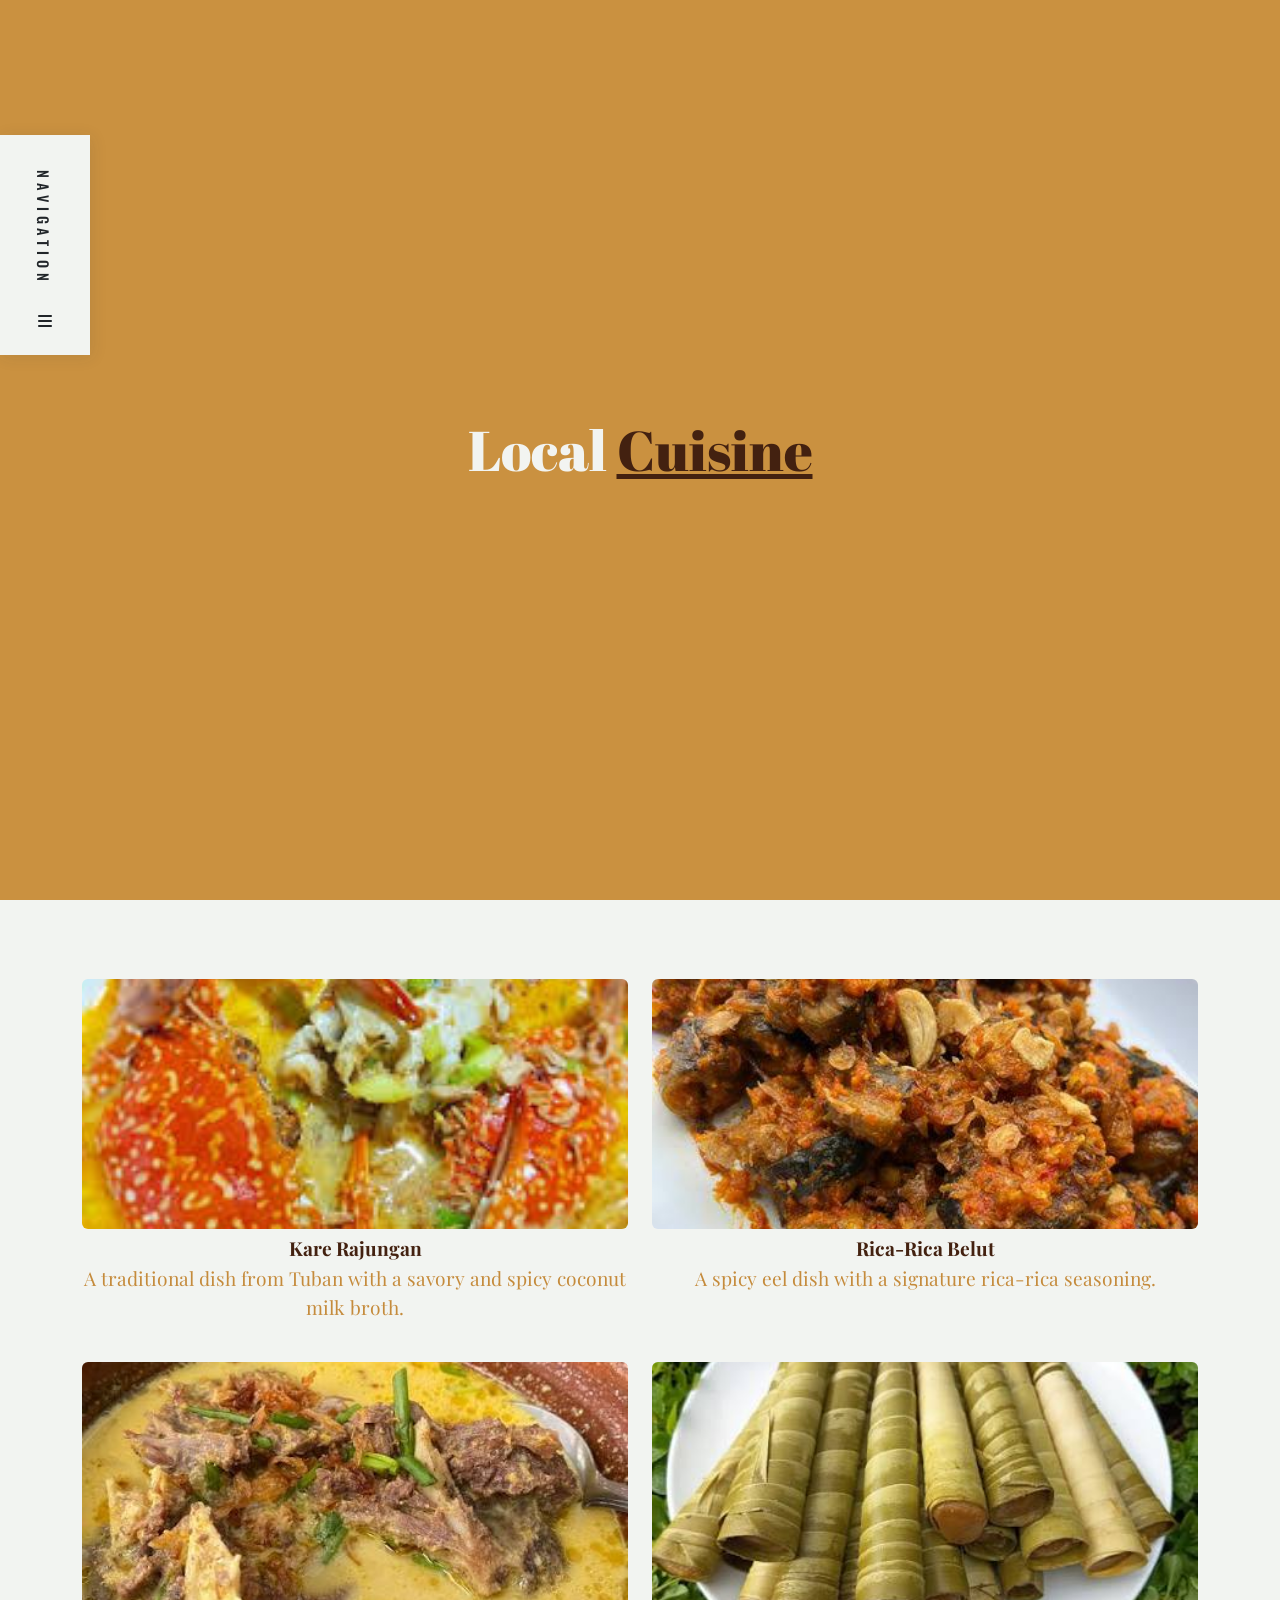
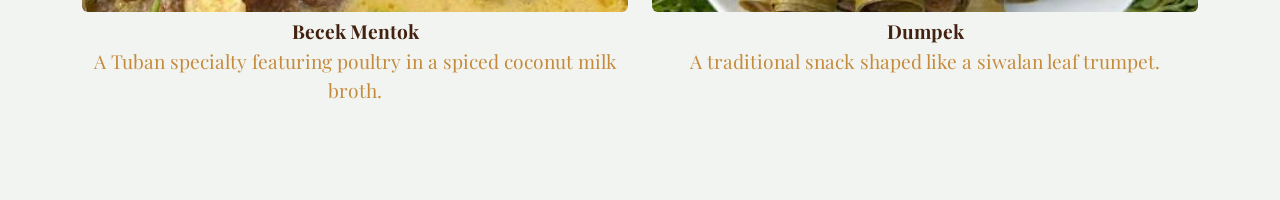
<file: quiz1/food/index.html>
<!DOCTYPE html>
<html lang="en">
<head>
    <meta charset="UTF-8">
    <meta name="viewport" content="width=device-width, initial-scale=1.0">
    <title>Local Food</title>
    <link rel="stylesheet" href="../bootstrap-5.3.8-dist/css/bootstrap.min.css">
    <link rel="stylesheet" href="https://cdnjs.cloudflare.com/ajax/libs/font-awesome/6.4.0/css/all.min.css">
    <link rel="stylesheet" href="../style.css">
</head>
<body>
    <div class="navbar--container sticky">
      <div class="navbar--title"><h4>navigation</h4></div>
      <div class="navbar--icon"><i class="fas fa-bars"></i></div>
    </div>

    <div class="nav--open close sticky">
      <div class="nav--open-icon"><i class="fas fa-times"></i></div>
      <div class="nav--open-menu">
        <a href="../index.html">Home</a>
        <a href="../profile/index.html">Profile</a>
        <a href="../hometown/index.html">Hometown</a>
        <a href="../food/index.html">Local Food</a>
        <a href="../tourist/index.html">Tourist Place</a>
      </div>
    </div>

    <section class="hero py-5 text-center">
        <div class="container">
            <h1 class="display-4">Local <span>Cuisine</span></h1>
        </div>
    </section>
    <section class="two py-5">
        <div class="container">
            <div class="row g-4">
            <div class="col-12 col-md-6 text-center">
            <img src="../assets/KareRa.jpeg" class="img-fluid rounded mb-2" alt="Kare Rajungan" style="height: 250px; width: 100%; object-fit: cover;">
            <h2 class="fw-bold mb-1">Kare Rajungan</h2>
            <p>A traditional dish from Tuban with a savory and spicy coconut milk broth.</p>
            </div>

            <div class="col-12 col-md-6 text-center">
            <img src="../assets/ricaricabelut.jpeg" class="img-fluid rounded mb-2" alt="Rica-Rica Belut" style="height: 250px; width: 100%; object-fit: cover;">
            <h2 class="fw-bold mb-1">Rica-Rica Belut</h2>
            <p>A spicy eel dish with a signature rica-rica seasoning.</p>
            </div>

            <div class="col-12 col-md-6 text-center">
            <img src="../assets/becek.jpeg" class="img-fluid rounded mb-2" alt="Becek Mentok" style="height: 250px; width: 100%; object-fit: cover;">
            <h2 class="fw-bold mb-1">Becek Mentok</h2>
            <p>A Tuban specialty featuring poultry in a spiced coconut milk broth.</p>
            </div>

            <div class="col-12 col-md-6 text-center">
            <img src="../assets/dumpek.jpeg" class="img-fluid rounded mb-2" alt="Dumpek" style="height: 250px; width: 100%; object-fit: cover;">
            <h2 class="fw-bold mb-1">Dumpek</h2>
            <p>A traditional snack shaped like a siwalan leaf trumpet.</p>
            </div>
        </div>
        </div>    
    </section>
    
    <script src="../bootstrap-5.3.8-dist/js/bootstrap.min.js"></script>
    <script src="../script.js"></script>
</body>
</html>
</file>
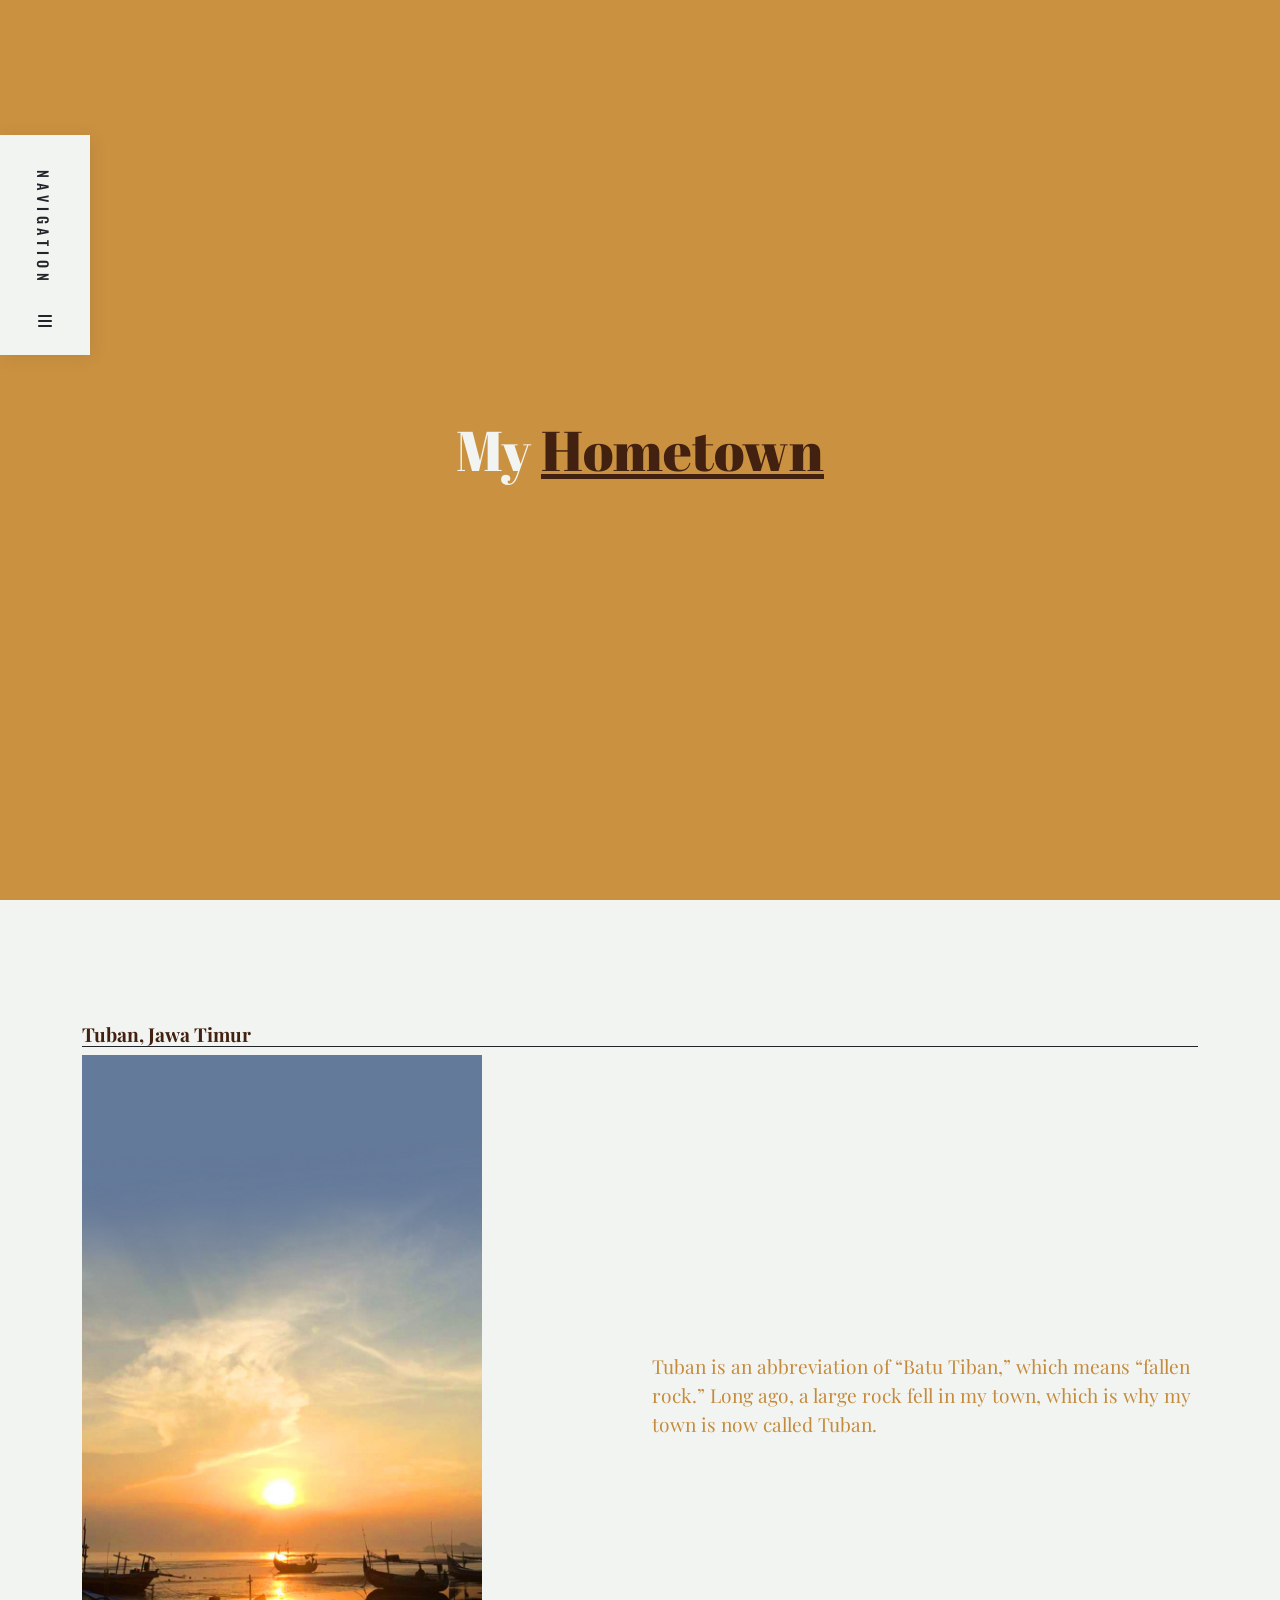
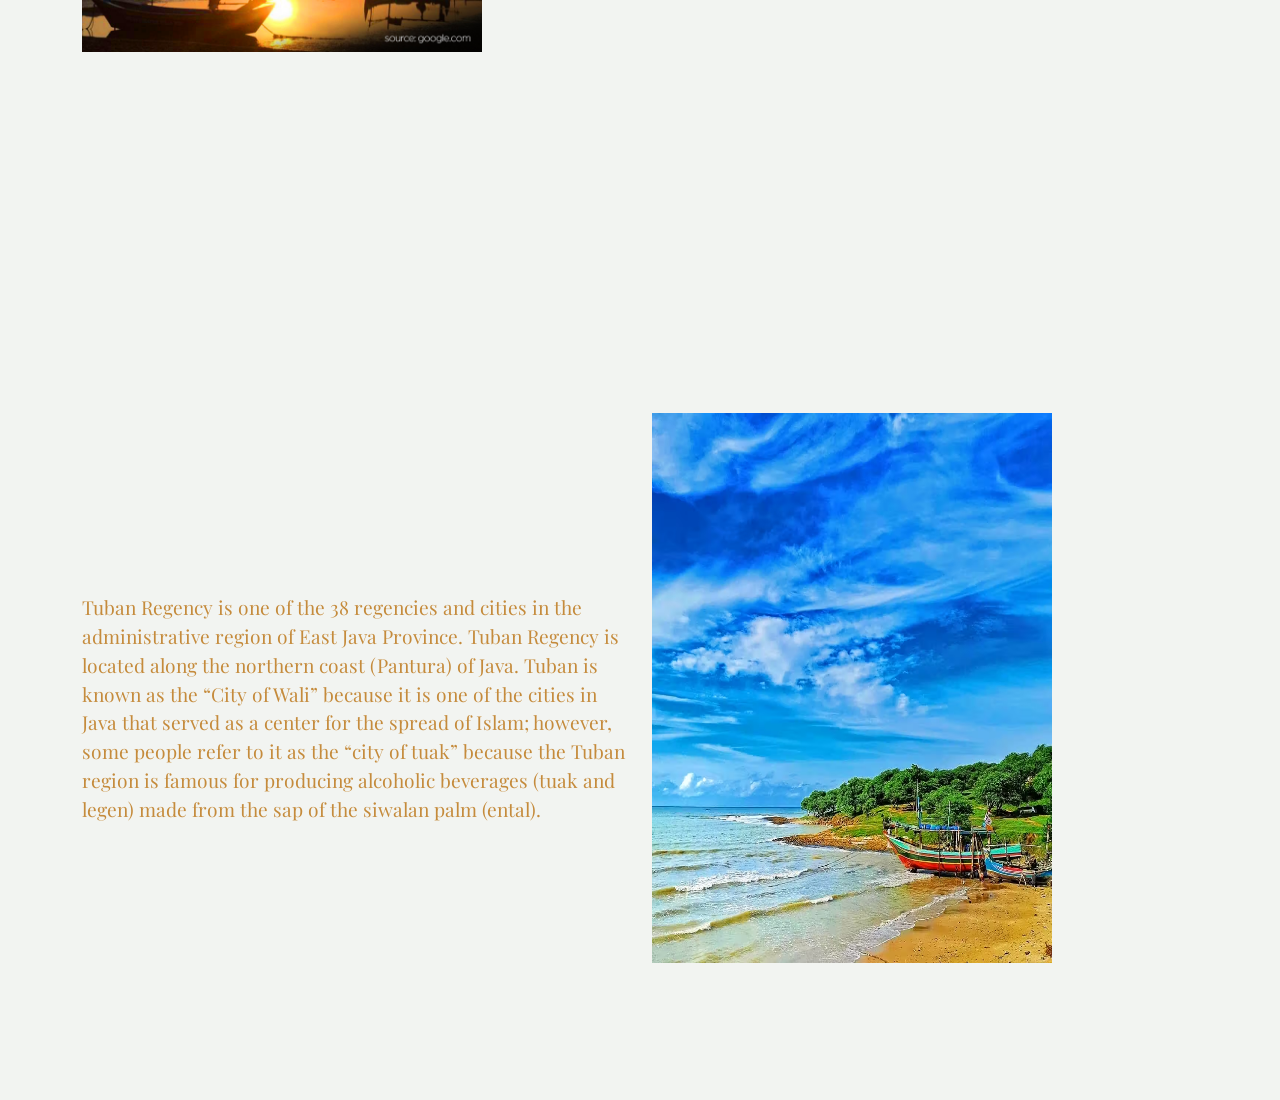
<file: quiz1/hometown/index.html>
<!DOCTYPE html>
<html lang="en">
<head>
    <meta charset="UTF-8">
    <meta name="viewport" content="width=device-width, initial-scale=1.0">
    <title>Local Food</title>
    <link rel="stylesheet" href="../bootstrap-5.3.8-dist/css/bootstrap.min.css">
    <link rel="stylesheet" href="https://cdnjs.cloudflare.com/ajax/libs/font-awesome/6.4.0/css/all.min.css">
    <link rel="stylesheet" href="../style.css">
</head>
<body>
    <div class="navbar--container sticky">
      <div class="navbar--title"><h4>navigation</h4></div>
      <div class="navbar--icon"><i class="fas fa-bars"></i></div>
    </div>

    <div class="nav--open close sticky">
      <div class="nav--open-icon"><i class="fas fa-times"></i></div>
      <div class="nav--open-menu">
        <a href="../index.html">Home</a>
        <a href="../profile/index.html">Profile</a>
        <a href=".">Hometown</a>
        <a href="../food/index.html">Local Food</a>
        <a href="../tourist/index.html">Tourist Place</a>
      </div>
    </div>

    <section class="hero">
      <h1>My <span>Hometown</span></h1>
    </section>
    <section class="two">
        <div class="container">
            <h2 class="fw-bold border-bottom border-dark">
                Tuban, Jawa Timur 
            </h2>
            <div class="row align-items-center flex-md-row">
                <div class="col-12 col-md-6">
                    <img src="../assets/tuban.jpg" class="img-fluid" alt="" style="min-height: 550px; width: 400px;;margin-bottom: 100px; ">
                </div>
                <div class="col-12 col-md-6">
                    <p>
                        Tuban is an abbreviation of “Batu Tiban,” which means “fallen rock.” Long ago, a large rock fell in my town, which is why my town is now called Tuban. 
                    </p>                    
                </div>
            </div>
        </div>
    </section>
    <section class="two">
        <div class="container">
            <div class="row align-items-center flex-column-reverse flex-md-row">
                <div class="col-12 col-md-6">
                    <p>
                        <br><br>Tuban Regency is one of the 38 regencies and cities in the administrative region of East Java Province. Tuban Regency is located along the northern coast (Pantura) of Java. Tuban is known as the “City of Wali” because it is one of the cities in Java that served as a center for the spread of Islam; however, some people refer to it as the “city of tuak” because the Tuban region is famous for producing alcoholic beverages (tuak and legen) made from the sap of the siwalan palm (ental). 
                    </p>
                </div>
                <div class="col-12 col-md-6">
                    <img src="../assets/1mi4x22349rt0bp7l121F.jpg" class="img-fluid" alt="" style="min-height: 550px ;width: 400px;">
                </div>
            </div>
        </div>
    </section>
    
    <script src="../bootstrap-5.3.8-dist/js/bootstrap.min.js"></script>
    <script src="../script.js"></script>
</body>
</html>
</file>
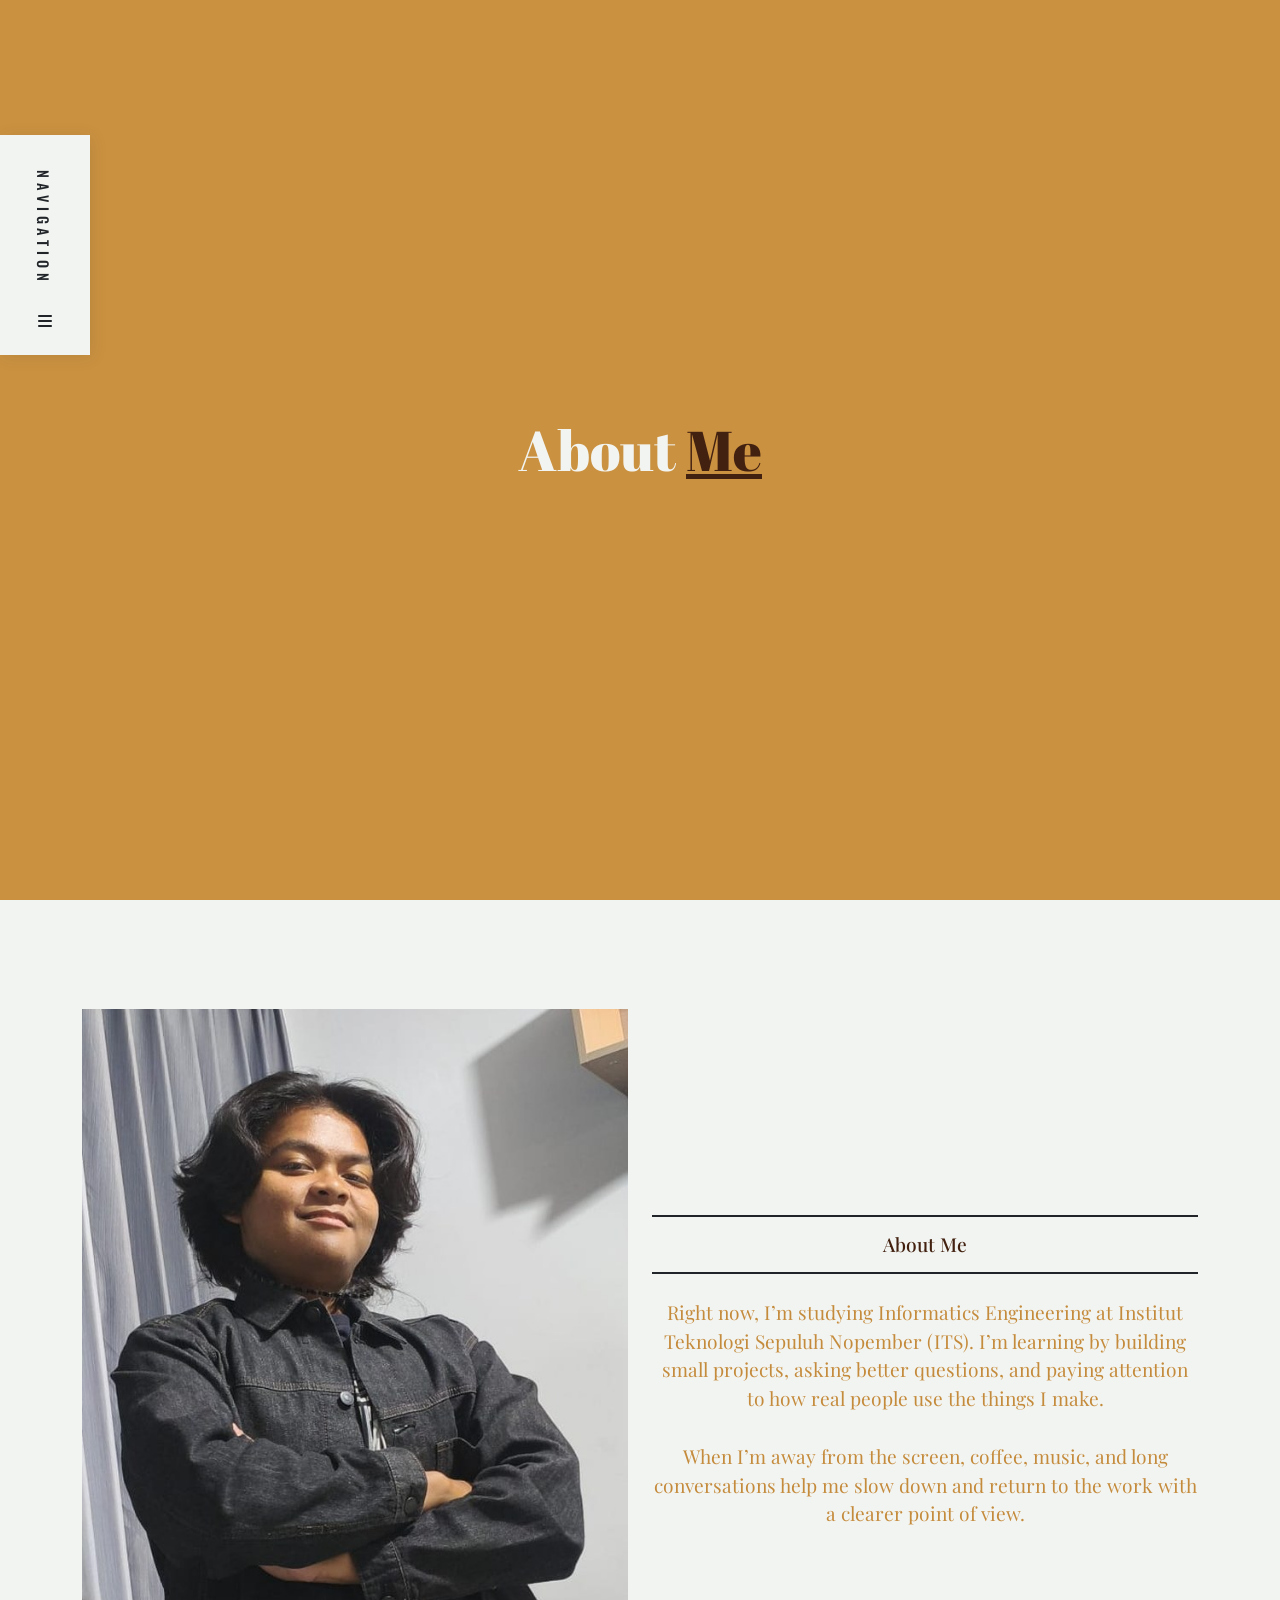
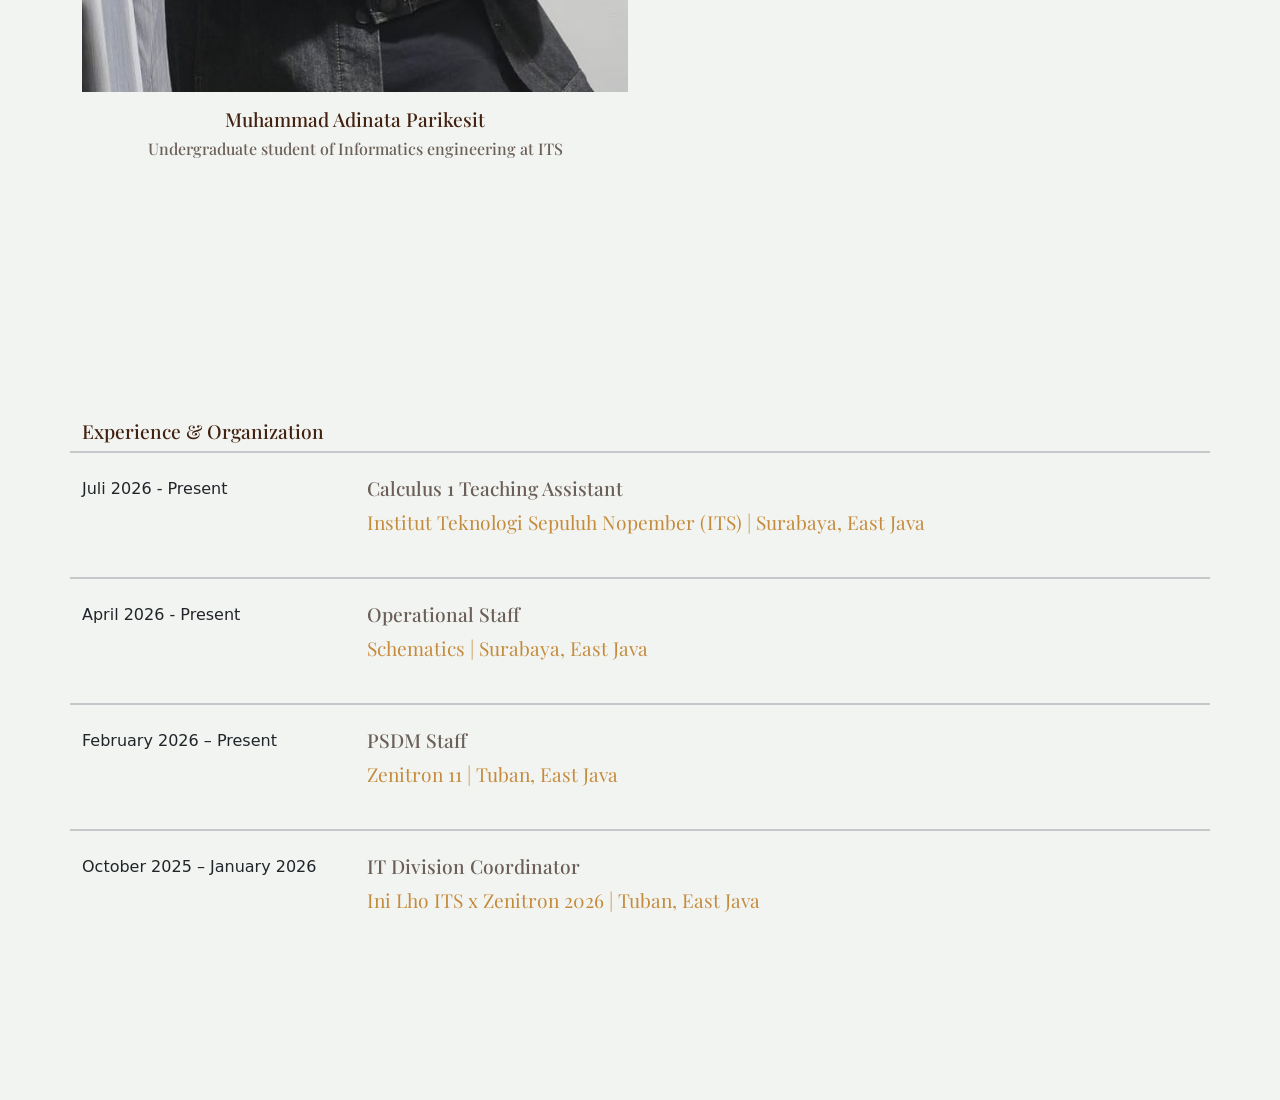
<file: quiz1/profile/index.html>
<!DOCTYPE html>
<html lang="en">
<head>
    <meta charset="UTF-8">
    <meta name="viewport" content="width=device-width, initial-scale=1.0">
    <title>Local Food</title>
    <link rel="stylesheet" href="../bootstrap-5.3.8-dist/css/bootstrap.min.css">
    <link rel="stylesheet" href="https://cdnjs.cloudflare.com/ajax/libs/font-awesome/6.4.0/css/all.min.css">
    <link rel="stylesheet" href="../style.css">
</head>
<body>
    <div class="navbar--container sticky">
      <div class="navbar--title"><h4>navigation</h4></div>
      <div class="navbar--icon"><i class="fas fa-bars"></i></div>
    </div>

    <div class="nav--open close sticky">
      <div class="nav--open-icon"><i class="fas fa-times"></i></div>
      <div class="nav--open-menu">
        <a href="../index.html">Home</a>
        <a href=".">Profile</a>
        <a href="../hometown/index.html">Hometown</a>
        <a href="../food/index.html">Local Food</a>
        <a href="../tourist/index.html">Tourist Place</a>
      </div>
    </div>

    <section class="hero">
      <h1>About <span>Me</span></h1>
    </section>
    <section class="two">
        <div class="container text-center">
            <div class="row align-items-center" >
                <div class="col-12 col-md-6 ">
                    <div class="mb-3">
                        <img src="../assets/foto.jpg" class="foto" alt="">
                    </div>
                    <div class="text-center">
                        <h2 class="">
                            Muhammad Adinata Parikesit
                        </h2>
                        <h3 style="font-size: 100%;">
                            Undergraduate student of Informatics engineering at ITS
                        </h3>
                    </div>
                </div>
                <div class="col-12 col-md-6 ">
                        <h2 class="border-bottom border-top border-2 border-dark py-3">
                            About Me 
                        </h2>
                        <p class="py-3">
                            Right now, I’m studying Informatics Engineering at Institut Teknologi Sepuluh Nopember (ITS). I’m learning by building small projects, asking better questions, and paying attention to how real people use the things I make.
                            <br><br>
                            When I’m away from the screen, coffee, music, and long conversations help me slow down and return to the work with a clearer point of view.
                        </p>
                </div>
            </div>
        </div>
    </section>
    <section class="two">
        <div class="container">
            <h2>
                Experience & Organization
            </h2>
            <div class="row pt-4 pb-4 border-top border-secondary-subtle border-2">
                <div class="col-12 col-md-3 mb-2 mb-mb-0">
                    Juli 2026 - Present
                </div>
                <div class="col-12 col-md-9">
                    <h3>Calculus 1 Teaching Assistant</h3>
                    <p class="secondary">
                        Institut Teknologi Sepuluh Nopember (ITS) | Surabaya, East Java
                    </p>
                </div>
            </div>
            <div class="row pt-4 pb-4 border-top border-secondary-subtle border-2">
                <div class="col-12 col-md-3 mb-2 mb-mb-0">
                    April 2026 - Present
                </div>
                <div class="col-12 col-md-9">
                    <h3>Operational Staff</h3>
                    <p class="secondary">
                    Schematics | Surabaya, East Java
                    </p>
                </div>
            </div>
            <div class="row pt-4 pb-4 border-top border-secondary-subtle border-2">
                <div class="col-12 col-md-3 mb-2 mb-mb-0">
                    February 2026 – Present
                </div>
                <div class="col-12 col-md-9">
                    <h3>PSDM Staff</h3>
                    <p class="secondary">
                    Zenitron 11 | Tuban, East Java
                    </p>
                </div>
            </div>
            <div class="row pt-4 pb-4 border-top border-secondary-subtle border-2">
                <div class="col-12 col-md-3 mb-2 mb-mb-0">
                    October 2025 – January 2026
                </div>
                <div class="col-12 col-md-9">
                    <h3>IT Division Coordinator</h3>
                    <p class="secondary">
                    Ini Lho ITS x Zenitron 2026 | Tuban, East Java
                    </p>
                </div>
            </div>
        </div>
    </section>
    
    <script src="../bootstrap-5.3.8-dist/js/bootstrap.min.js"></script>
    <script src="../script.js"></script>
</body>
</html>
</file>
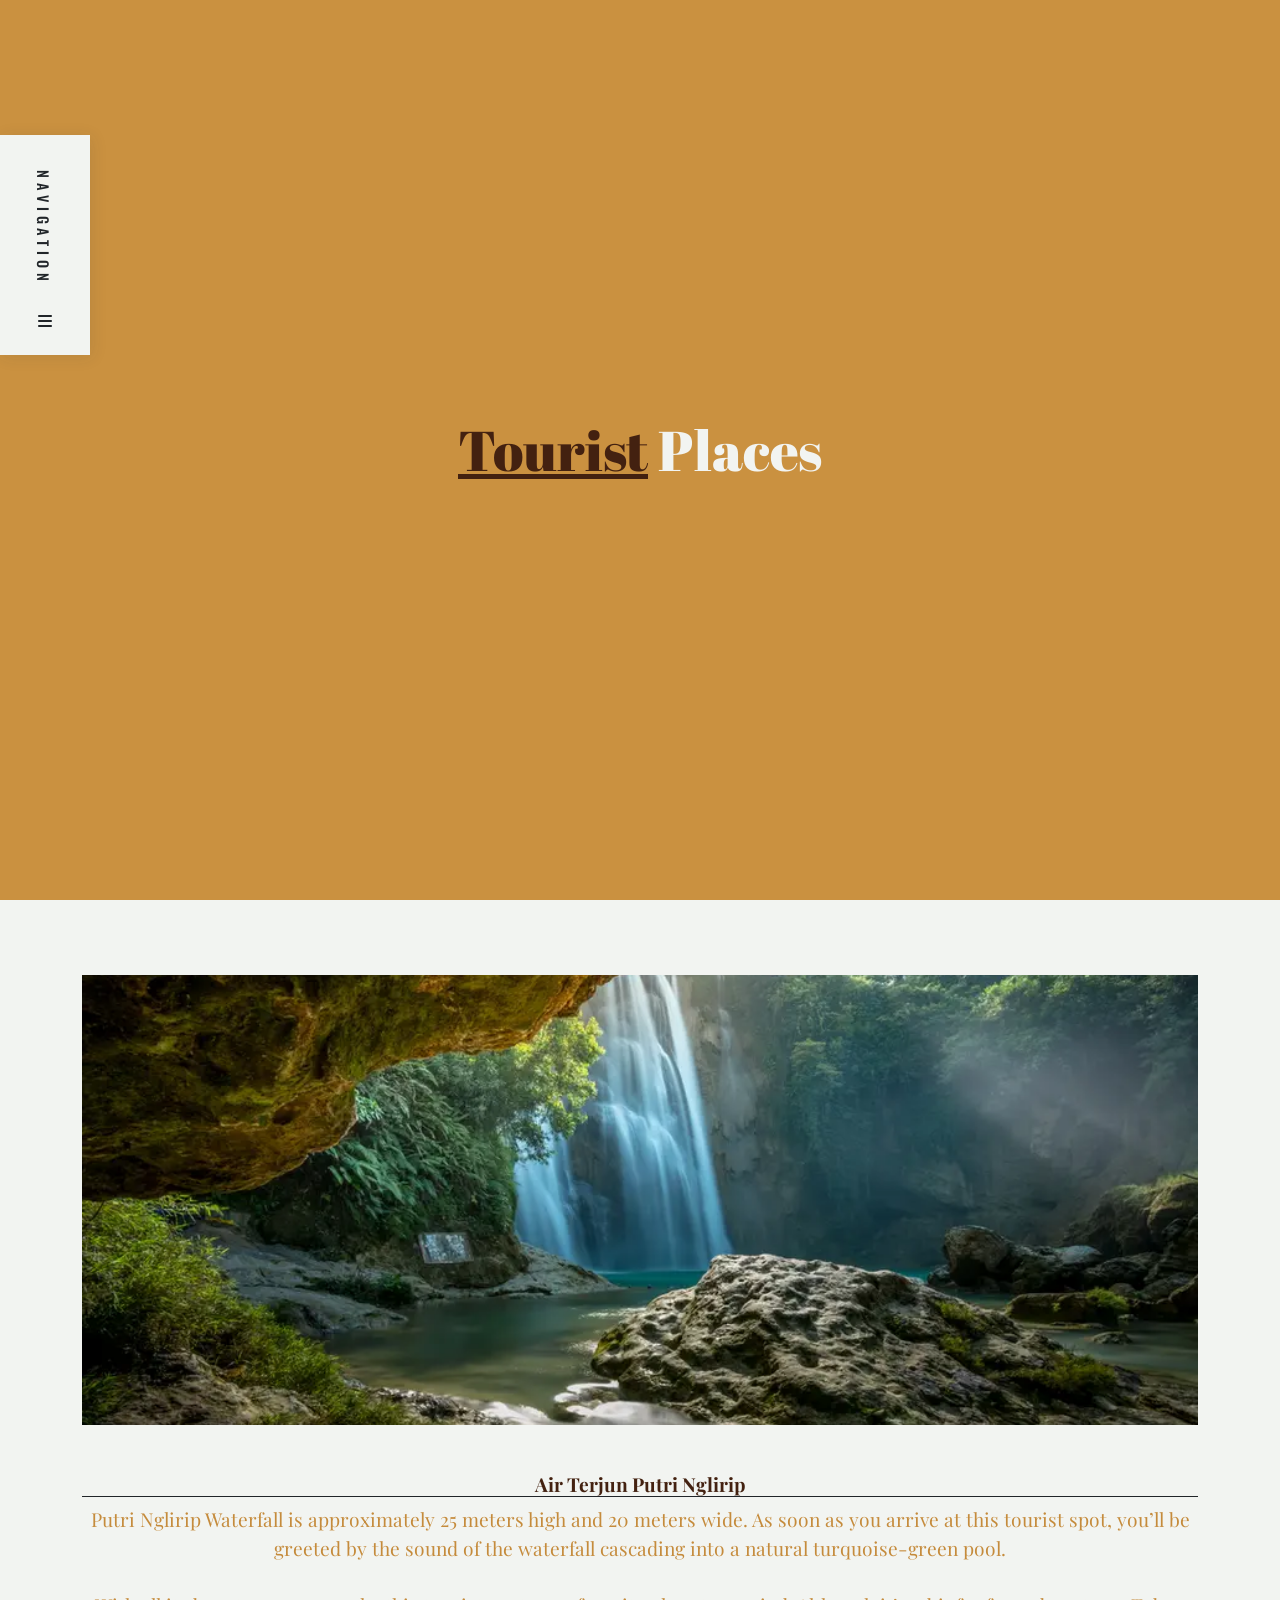
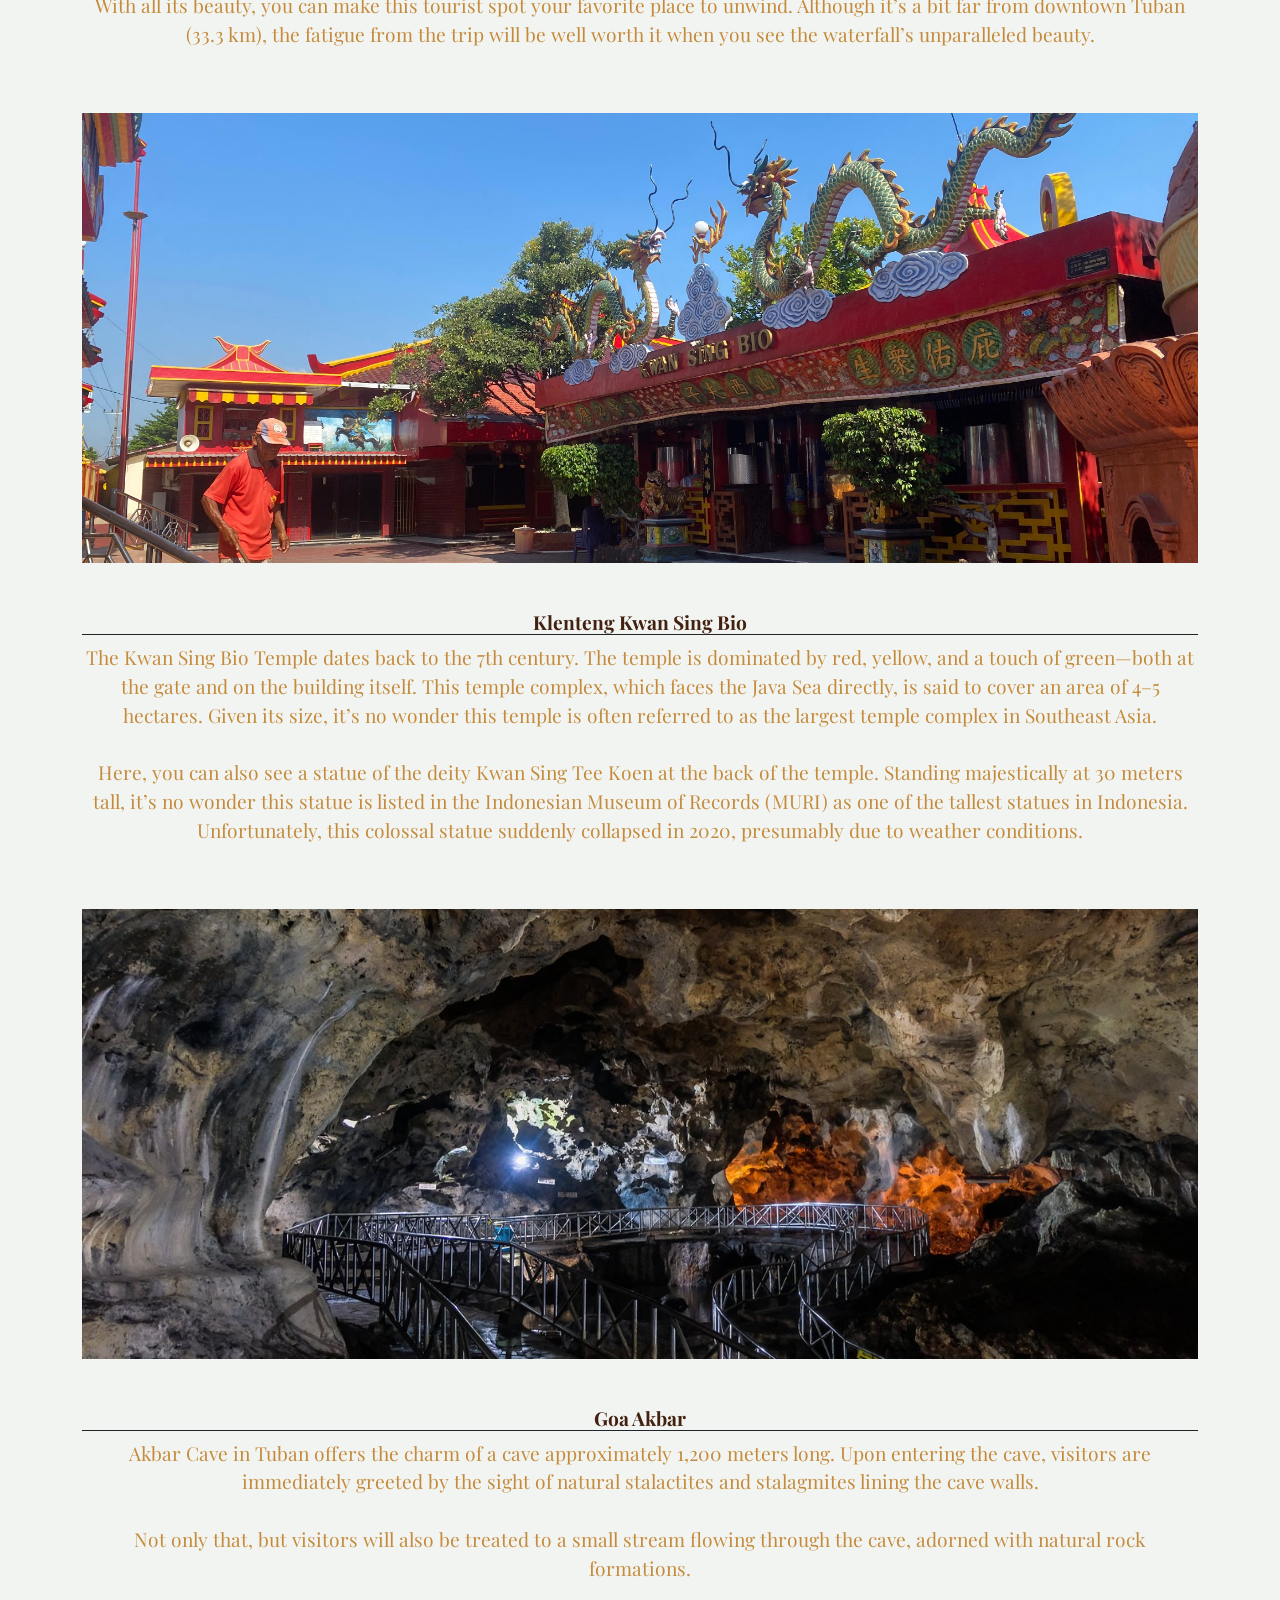
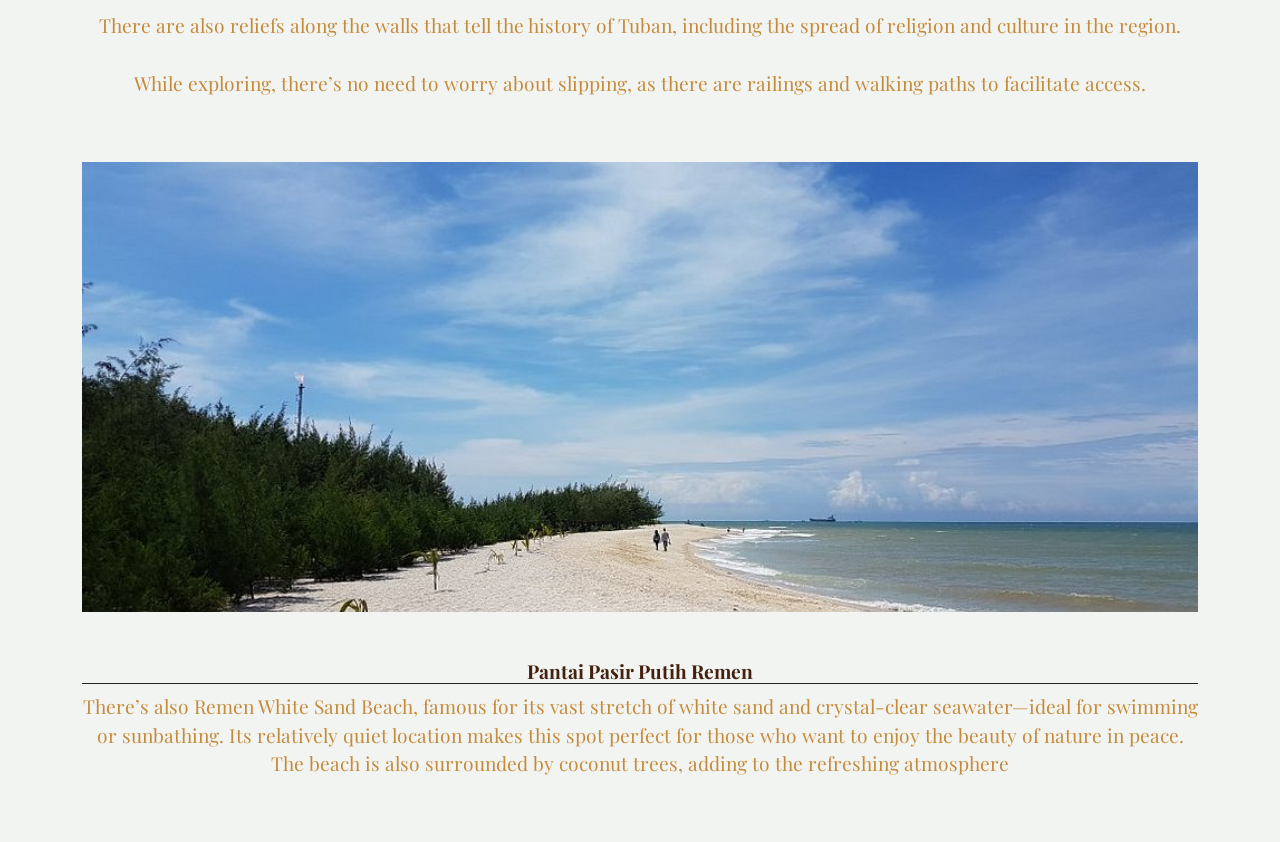
<file: quiz1/tourist/index.html>
<!DOCTYPE html>
<html lang="en">
<head>
    <meta charset="UTF-8">
    <meta name="viewport" content="width=device-width, initial-scale=1.0">
    <title>Local Food</title>
    <link rel="stylesheet" href="../bootstrap-5.3.8-dist/css/bootstrap.min.css">
    <link rel="stylesheet" href="https://cdnjs.cloudflare.com/ajax/libs/font-awesome/6.4.0/css/all.min.css">
    <link rel="stylesheet" href="../style.css">
</head>
<body>
    <div class="navbar--container sticky">
      <div class="navbar--title"><h4>navigation</h4></div>
      <div class="navbar--icon"><i class="fas fa-bars"></i></div>
    </div>

    <div class="nav--open close sticky">
      <div class="nav--open-icon"><i class="fas fa-times"></i></div>
      <div class="nav--open-menu">
        <a href="../index.html">Home</a>
        <a href="../profile/index.html">Profile</a>
        <a href="../hometown/index.html">Hometown</a>
        <a href="../food/index.html">Local Food</a>
        <a href="../tourist/index.html">Tourist Place</a>
      </div>
    </div>

    <section class="hero py-5 text-center">
        <div class="container">
            <h1 class="display-4"><span>Tourist</span> Places</h1>
        </div>
    </section>
    <section class="two">
        <div>
            <div class="container-fluid py-0">
                <img src="../assets/airterjun.webp" class="img-fluid w-100" alt=""style="max-height: 450px; object-fit: cover;">
            </div>
            <div class="container py-5">
                <div class="row text-center">
                    <div class="col-12">
                        <h2 class="fw-bold border-bottom border-dark">
                            Air Terjun Putri Nglirip
                        </h2>
                        <p>
                            Putri Nglirip Waterfall is approximately 25 meters high and 20 meters wide. As soon as you arrive at this tourist spot, you’ll be greeted by the sound of the waterfall cascading into a natural turquoise-green pool.
                            <br><br>With all its beauty, you can make this tourist spot your favorite place to unwind. Although it’s a bit far from downtown Tuban (33.3 km), the fatigue from the trip will be well worth it when you see the waterfall’s unparalleled beauty.
                        </p>
                    </div>
                </div>
            </div>
        </div>
        <div>
            <div class="container-fluid py-0">
                <img src="../assets/klenteng.jpg" class="img-fluid w-100" alt=""style="max-height: 450px; object-fit: cover;">
            </div>
            <div class="container py-5">
                <div class="row text-center">
                    <div class="col-12">
                        <h2 class="fw-bold border-bottom border-dark">
                            Klenteng Kwan Sing Bio
                        </h2>
                        <p>
                            The Kwan Sing Bio Temple dates back to the 7th century. The temple is dominated by red, yellow, and a touch of green—both at the gate and on the building itself. This temple complex, which faces the Java Sea directly, is said to cover an area of 4–5 hectares. Given its size, it’s no wonder this temple is often referred to as the largest temple complex in Southeast Asia.
                            <br><br>
                            Here, you can also see a statue of the deity Kwan Sing Tee Koen at the back of the temple. Standing majestically at 30 meters tall, it’s no wonder this statue is listed in the Indonesian Museum of Records (MURI) as one of the tallest statues in Indonesia. Unfortunately, this colossal statue suddenly collapsed in 2020, presumably due to weather conditions.
                        </p>
                    </div>
                </div>
            </div>
        </div>
        <div>
            <div class="container-fluid py-0">
                <img src="../assets/goa-akbar.jpg" class="img-fluid w-100" alt=""style="max-height: 450px; object-fit: cover;">
            </div>
            <div class="container py-5">
                <div class="row text-center">
                    <div class="col-12">
                        <h2 class="fw-bold border-bottom border-dark">
                            Goa Akbar
                        </h2>
                        <p>
                            Akbar Cave in Tuban offers the charm of a cave approximately 1,200 meters long. Upon entering the cave, visitors are immediately greeted by the sight of natural stalactites and stalagmites lining the cave walls.
                            <br><br>
                            Not only that, but visitors will also be treated to a small stream flowing through the cave, adorned with natural rock formations.
                            <br><br>
                            There are also reliefs along the walls that tell the history of Tuban, including the spread of religion and culture in the region.
                            <br><br>
                            While exploring, there’s no need to worry about slipping, as there are railings and walking paths to facilitate access.
                        </p>
                    </div>
                </div>
            </div>
        </div>
        <div>
            <div class="container-fluid py-0">
                <img src="../assets/20180110-133617-largejpg.jpg" class="img-fluid w-100" alt=""style="max-height: 450px; object-fit: cover;">
            </div>
            <div class="container py-5">
                <div class="row text-center">
                    <div class="col-12">
                        <h2 class="fw-bold border-bottom border-dark">
                            Pantai Pasir Putih Remen
                        </h2>
                        <p>
                            There’s also Remen White Sand Beach, famous for its vast stretch of white sand and crystal-clear seawater—ideal for swimming or sunbathing. Its relatively quiet location makes this spot perfect for those who want to enjoy the beauty of nature in peace. The beach is also surrounded by coconut trees, adding to the refreshing atmosphere
                        </p>
                    </div>
                </div>
            </div>
        </div>
    </section>
    
    <script src="../bootstrap-5.3.8-dist/js/bootstrap.min.js"></script>
    <script src="../script.js"></script>
</body>
</html>
</file>
<file: quiz1/style.css>
@import url("https://fonts.googleapis.com/css?family=Abril+Fatface|Oswald:200,400|Playfair+Display:400,400i");

:root {
  --bold: "Oswald", sans-serif;
  --abril: "Abril Fatface", serif;
  --serif: "Playfair Display", serif;

  --white: #f2f4f1;
  --main: #c58b3c;
  --main-light: #ca9140;
  --main-dark: #6b5f57;
  --main-darker: #432110;
  --dark: #333333;

  --ease-slow: all 0.4s ease-out;
}

body {
  margin: 0;
  background-color: var(--main-light);
}

a {
  text-decoration: none;
  color: var(--main);
}

a:hover {
  background: var(--main);
  color: var(--dark);
}

.sticky {
  position: fixed;
  z-index: 10;
}

.navbar--container {
  top: 15%;
  background: var(--white);
  height: 220px;
  width: 90px;
  box-shadow: 2px 2px 15px rgba(51, 51, 51, 0.1);
}

.navbar--icon {
  margin-top: 24px;
  margin-left: 38px;
  font-size: 1em;
}

.navbar--icon:hover {
  color: var(--main);
  cursor: pointer;
}

.navbar--title {
  margin-left: 16px;
  margin-top: 35px;
}

.navbar--title h4 {
  writing-mode: vertical-rl;
  font-family: var(--bold);
  letter-spacing: 0.34em;
  text-transform: uppercase;
  font-size: 0.9em;
}

/* Navigation Open */
.nav--open {
  height: 100vh;
  width: 300px;
  background: var(--white);
  transition: var(--ease-slow);
  opacity: 1;
  box-shadow: 2px 2px 15px rgba(51, 51, 51, 0.1);
}

.nav--open-icon {
  text-align: right;
  padding: 20px;
}

.nav--open-icon i {
  font-size: 1.8em;
  color: var(--main);
}

.nav--open-icon i:hover {
  color: var(--dark);
  cursor: pointer;
}

.nav--open-title {
  font-family: var(--serif);
  font-size: 0.8em;
  text-transform: uppercase;
  letter-spacing: 0.2em;
  text-align: center;
  margin-top: 35%;
}

.nav--open-menu {
  height: 100%;
  display: flex;
  flex-direction: column;
  text-align: center;
  margin-top: 30px;
}

.nav--open-menu a {
  font-size: 2em;
  font-weight: 100;
  font-family: var(--serif);
  padding: 15px 0;
}

.close {
  transform: translateX(-300px);
  transition: var(--ease-slow);
  opacity: 0;
}

section {
  min-height: 100vh;
  width: 100%;
  display: flex;
  align-items: center;
  justify-content: center;
  flex-direction: column;
}

.hero {
  display: flex;
  position: relative;
  background: var(--main-light);
  margin: auto;
}

.two {
  background: var(--white);
  padding-top: 75px;
  clear: both;
}

.three {
  background: var(--main-dark);
}

.four {
  background: var(--main-darker);
}

h1 {
  font-family: var(--abril);
  margin: 0;
  line-height: 1em;
  font-weight: 100;
  color: var(--white);
  font-size: 3.5em;
  text-align: center;
}

h1 span {
  font-style: var(--serif);
  text-decoration: underline;
  color: var(--main-darker);
}

.light {
  color: var(--main-light);
}

.underline {
  text-decoration: underline;
}

.bordered{
  border: solid;
}

.foto{
  width: 100%;
  aspect-ratio: 4/5;
}

h2{
  font-size: larger;
  color: var(--main-darker);
  font-family: var(--serif);
}
h3 {
  font-size: larger;
  color: var(--main-dark);
  font-family: var(--serif);
}

p {
  font-size: larger;
  color: var(--main);
  font-family: var(--serif);
}
</file>
